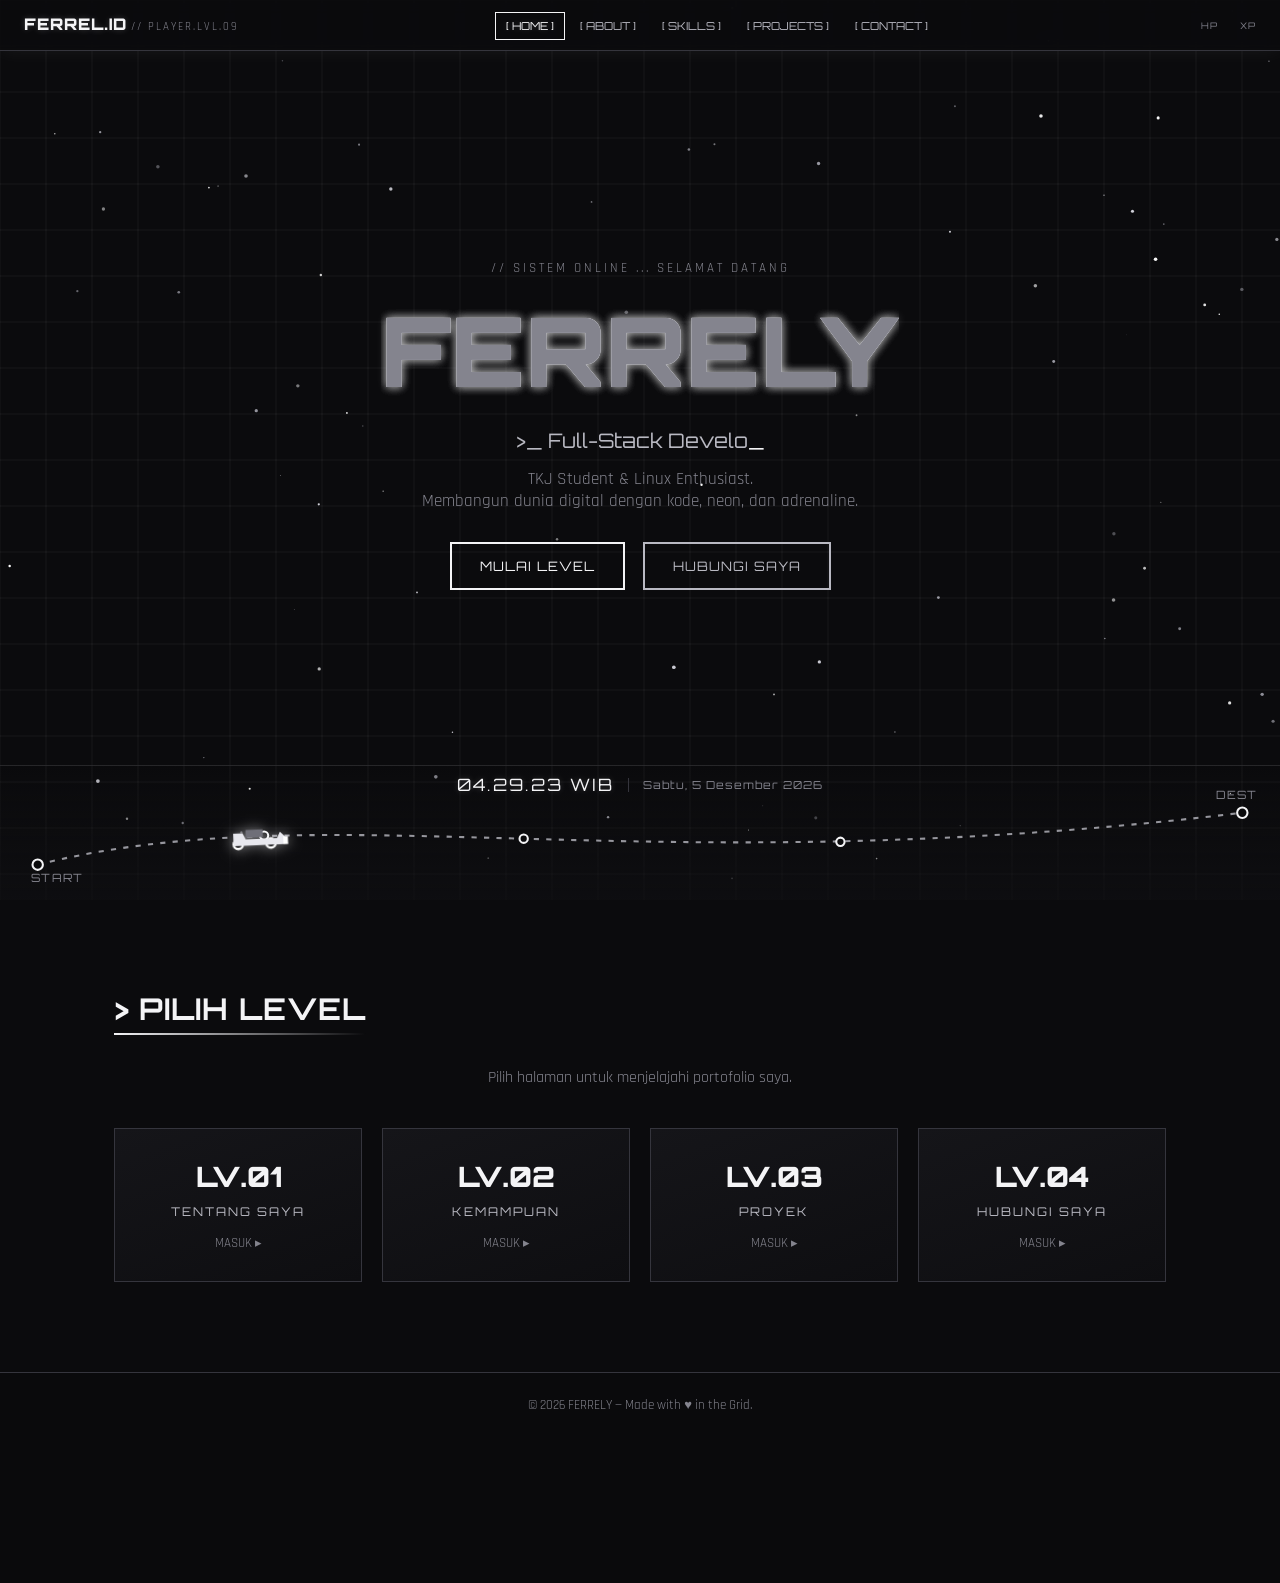
<file: index.html>
<!DOCTYPE html>
<html lang="id">
<head>
  <meta charset="UTF-8" />
  <meta name="viewport" content="width=device-width, initial-scale=1.0" />
  <title>FERRELY | Portfolio</title>
  <link rel="preconnect" href="https://fonts.googleapis.com" />
  <link href="https://fonts.googleapis.com/css2?family=Orbitron:wght@400;600;800;900&family=Rajdhani:wght@400;500;600;700&display=swap" rel="stylesheet" />
  <link rel="stylesheet" href="style.css" />
</head>
<body>

  <!-- ===== PARTICLE BACKGROUND ===== -->
  <canvas id="bg"></canvas>

  <!-- ===== HUD / NAVBAR ===== -->
  <header class="hud">
    <div class="hud-left">
      <a href="index.html" class="logo">FERREL.ID</a>
      <span class="tag">// PLAYER.LVL.09</span>
    </div>
    <nav class="hud-nav">
      <a href="index.html" class="active">[ HOME ]</a>
      <a href="about.html">[ ABOUT ]</a>
      <a href="skills.html">[ SKILLS ]</a>
      <a href="projects.html">[ PROJECTS ]</a>
      <a href="contact.html">[ CONTACT ]</a>
    </nav>
    <div class="hud-stats">
      <div class="stat"><span class="stat-bar" id="hpBar"></span><span class="stat-label">HP</span></div>
      <div class="stat"><span class="stat-bar xp" id="xpBar"></span><span class="stat-label">XP</span></div>
    </div>
  </header>

  <!-- ===== HERO / HOME ===== -->
  <section id="home" class="hero">
    <div class="hero-inner">
      <p class="glitch-small">// SISTEM ONLINE ... SELAMAT DATANG</p>
      <h1 class="glitch" data-text="FERRELY">FERRELY</h1>
      <p class="subtitle">
        &gt;_ <span id="typed"></span><span class="cursor">_</span>
      </p>
      <p class="desc">
        TKJ Student & Linux Enthusiast.<br />
        Membangun dunia digital dengan kode, neon, dan adrenaline.
      </p>
      <div class="hero-btns">
        <a href="about.html" class="btn btn-primary">MULAI LEVEL</a>
        <a href="contact.html" class="btn btn-ghost">HUBUNGI SAYA</a>
      </div>
    </div>
  </section>

  <!-- ===== PILIH LEVEL (menu halaman) ===== -->
  <section id="levels" class="section">
    <h2 class="section-title">&gt; PILIH LEVEL</h2>
    <p class="page-lead">Pilih halaman untuk menjelajahi portofolio saya.</p>
    <div class="level-grid">
      <a href="about.html" class="level-card">
        <span class="lvl">LV.01</span>
        <span class="lvl-name">TENTANG SAYA</span>
        <span class="go">MASUK ▸</span>
      </a>
      <a href="skills.html" class="level-card">
        <span class="lvl">LV.02</span>
        <span class="lvl-name">KEMAMPUAN</span>
        <span class="go">MASUK ▸</span>
      </a>
      <a href="projects.html" class="level-card">
        <span class="lvl">LV.03</span>
        <span class="lvl-name">PROYEK</span>
        <span class="go">MASUK ▸</span>
      </a>
      <a href="contact.html" class="level-card">
        <span class="lvl">LV.04</span>
        <span class="lvl-name">HUBUNGI SAYA</span>
        <span class="go">MASUK ▸</span>
      </a>
    </div>
  </section>

  <!-- ===== ROUTE / RUTE PERJALANAN ===== -->
  <div class="route" aria-hidden="true">
    <div class="route-status">
      <span class="route-clock" id="routeClock">--:--:-- WIB</span>
      <span class="route-date" id="routeDate">-- --- ----</span>
    </div>
    <svg class="route-svg" viewBox="0 0 1200 130">
      <path id="routePath" class="route-line" d="M 20,95 C 300,25 600,115 1180,45" />
      <g class="waypoints">
        <circle cx="20" cy="95" r="5" />
        <circle cx="238" cy="67" r="4" />
        <circle cx="488" cy="70" r="4" />
        <circle cx="793" cy="73" r="4" />
        <circle cx="1180" cy="45" r="5" />
      </g>
      <text x="14" y="112" class="route-label">START</text>
      <text x="1155" y="32" class="route-label">DEST</text>
      <g>
        <animateMotion dur="10s" repeatCount="indefinite" rotate="auto">
          <mpath href="#routePath" />
        </animateMotion>
        <g class="route-car" transform="translate(-14,-8) scale(1.5)">
          <circle cx="5" cy="10" r="3" fill="#0b0b0d" stroke="#fff" stroke-width="1.5" />
          <circle cx="26" cy="10" r="3" fill="#0b0b0d" stroke="#fff" stroke-width="1.5" />
          <polygon points="2,3 8,3 10,7 30,7 32,3 35,6 37,11 2,11" fill="#e8e8ee" />
          <rect x="10" y="1" width="11" height="5" fill="#6f6f78" />
          <rect x="34" y="6" width="3" height="5" fill="#fff" />
        </g>
      </g>
    </svg>
  </div>

  <footer class="footer">
    © 2026 FERRELY — Made with <span class="neon-heart">♥</span> in the Grid.
  </footer>

  <script src="script.js"></script>
</body>
</html>
</file>
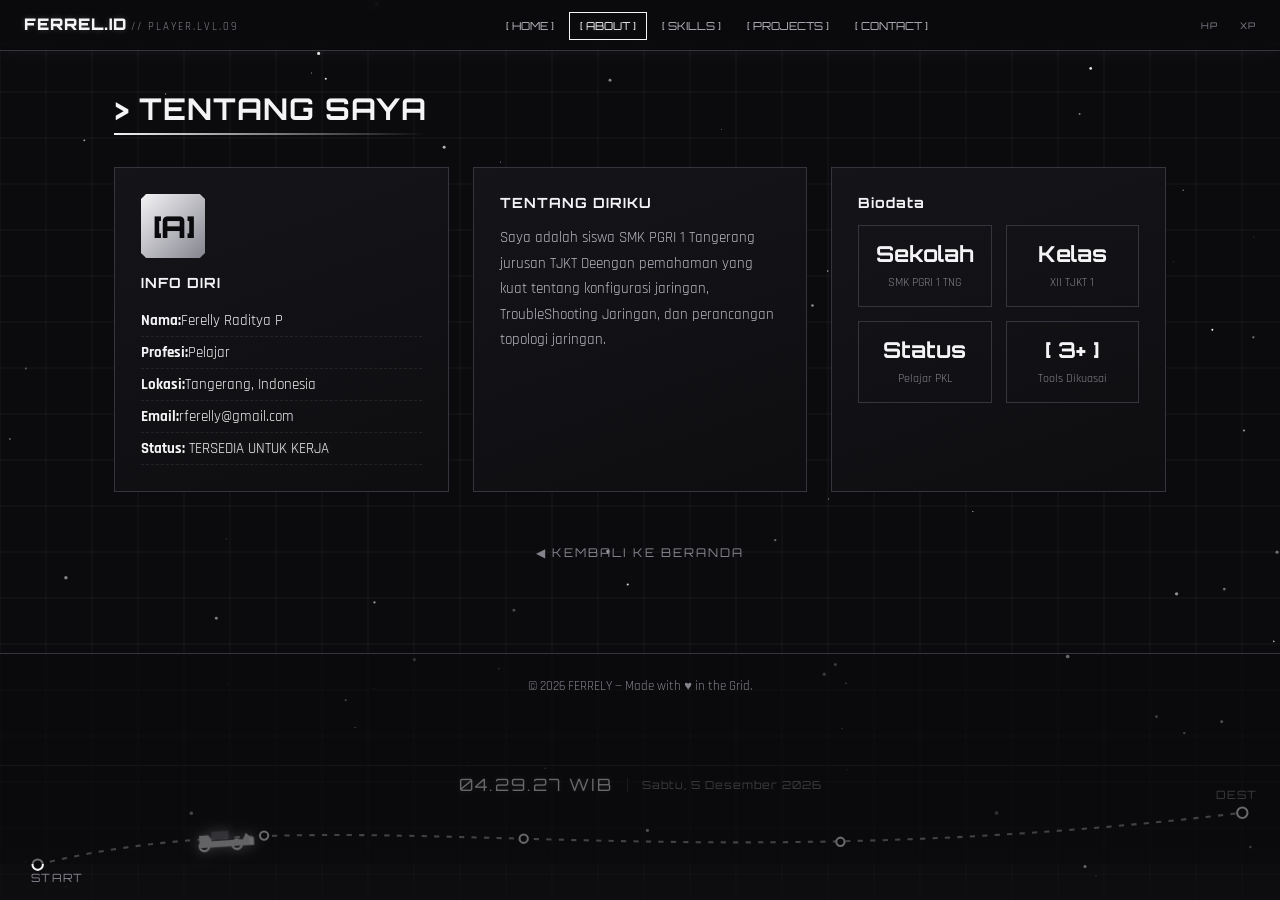
<file: about.html>
<!DOCTYPE html>
<html lang="id">
<head>
  <meta charset="UTF-8" />
  <meta name="viewport" content="width=device-width, initial-scale=1.0" />
  <title>FERELLY | Portfolio</title>
  <link rel="preconnect" href="https://fonts.googleapis.com" />
  <link href="https://fonts.googleapis.com/css2?family=Orbitron:wght@400;600;800;900&family=Rajdhani:wght@400;500;600;700&display=swap" rel="stylesheet" />
  <link rel="stylesheet" href="style.css" />
</head>
<body>

  <canvas id="bg"></canvas>

  <header class="hud">
    <div class="hud-left">
      <a href="index.html" class="logo">FERREL.ID</a>
      <span class="tag">// PLAYER.LVL.09</span>
    </div>
    <nav class="hud-nav">
      <a href="index.html">[ HOME ]</a>
      <a href="about.html" class="active">[ ABOUT ]</a>
      <a href="skills.html">[ SKILLS ]</a>
      <a href="projects.html">[ PROJECTS ]</a>
      <a href="contact.html">[ CONTACT ]</a>
    </nav>
    <div class="hud-stats">
      <div class="stat"><span class="stat-bar" id="hpBar"></span><span class="stat-label">HP</span></div>
      <div class="stat"><span class="stat-bar xp" id="xpBar"></span><span class="stat-label">XP</span></div>
    </div>
  </header>

  <main>
    <section id="about" class="section">
      <h2 class="section-title">&gt; TENTANG SAYA</h2>
      <div class="about-grid">
        <div class="about-card">
          <div class="pixel-avatar">[A]</div>
          <h3>INFO DIRI</h3>
          <ul class="about-list">
            <li><b>Nama:</b>Ferelly Raditya P</li>
            <li><b>Profesi:</b>Pelajar</li>
            <li><b>Lokasi:</b>Tangerang, Indonesia</li>
            <li><b>Email:</b>rferelly@gmail.com</li>
            <li><b>Status:</b> <span class="online">TERSEDIA UNTUK KERJA</span></li>
          </ul>
        </div>
        <div class="about-card">
          <h3>TENTANG DIRIKU</h3>
          <p class="lore">
            Saya adalah siswa SMK PGRI 1 Tangerang jurusan TJKT
            Deengan pemahaman yang kuat tentang konfigurasi jaringan,
            TroubleShooting Jaringan, dan perancangan topologi jaringan.
          </p>
        </div>
        <div class="about-card">
          <h3>Biodata</h3>
          <div class="quick-stats">
            <div class="qstat"><b> Sekolah </b><span>SMK PGRI 1 TNG</span></div>
            <div class="qstat"><b> Kelas </b><span>XII TJKT 1</span></div>
            <div class="qstat"><b> Status </b><span>Pelajar PKL</span></div>
            <div class="qstat"><b>[ 3+ ]</b><span>Tools Dikuasai</span></div>
          </div>
        </div>
      </div>
      <p class="back"><a href="index.html">◀ KEMBALI KE BERANDA</a></p>
    </section>
  </main>

  <div class="route" aria-hidden="true">
    <div class="route-status">
      <span class="route-clock" id="routeClock">--:--:-- WIB</span>
      <span class="route-date" id="routeDate">-- --- ----</span>
    </div>
    <svg class="route-svg" viewBox="0 0 1200 130">
      <path id="routePath" class="route-line" d="M 20,95 C 300,25 600,115 1180,45" />
      <g class="waypoints">
        <circle cx="20" cy="95" r="5" />
        <circle cx="238" cy="67" r="4" />
        <circle cx="488" cy="70" r="4" />
        <circle cx="793" cy="73" r="4" />
        <circle cx="1180" cy="45" r="5" />
      </g>
      <text x="14" y="112" class="route-label">START</text>
      <text x="1155" y="32" class="route-label">DEST</text>
      <g>
        <animateMotion dur="10s" repeatCount="indefinite" rotate="auto">
          <mpath href="#routePath" />
        </animateMotion>
        <g class="route-car" transform="translate(-14,-8) scale(1.5)">
          <circle cx="5" cy="10" r="3" fill="#0b0b0d" stroke="#fff" stroke-width="1.5" />
          <circle cx="26" cy="10" r="3" fill="#0b0b0d" stroke="#fff" stroke-width="1.5" />
          <polygon points="2,3 8,3 10,7 30,7 32,3 35,6 37,11 2,11" fill="#e8e8ee" />
          <rect x="10" y="1" width="11" height="5" fill="#6f6f78" />
          <rect x="34" y="6" width="3" height="5" fill="#fff" />
        </g>
      </g>
    </svg>
  </div>

  <footer class="footer">
    © 2026 FERRELY — Made with <span class="neon-heart">♥</span> in the Grid.
  </footer>

  <script src="script.js"></script>
</body>
</html>
</file>
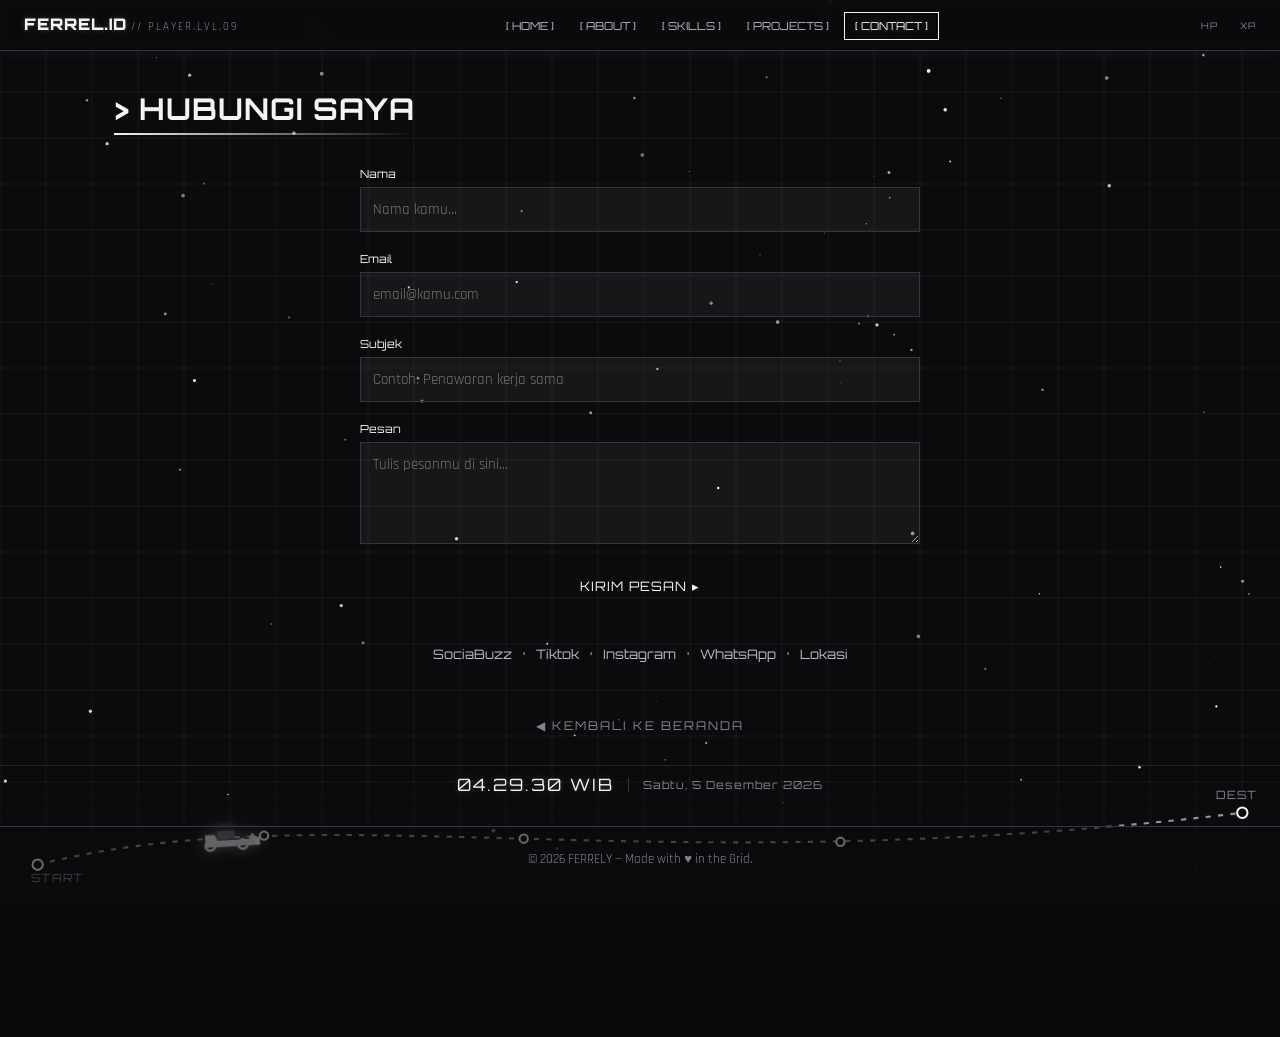
<file: contact.html>
<!DOCTYPE html>
<html lang="id">
<head>
  <meta charset="UTF-8" />
  <meta name="viewport" content="width=device-width, initial-scale=1.0" />
  <title>FERELLY | Portfolio</title>
  <link rel="preconnect" href="https://fonts.googleapis.com" />
  <link href="https://fonts.googleapis.com/css2?family=Orbitron:wght@400;600;800;900&family=Rajdhani:wght@400;500;600;700&display=swap" rel="stylesheet" />
  <link rel="stylesheet" href="style.css" />
</head>
<body>

  <canvas id="bg"></canvas>

  <header class="hud">
    <div class="hud-left">
      <a href="index.html" class="logo">FERREL.ID</a>
      <span class="tag">// PLAYER.LVL.09</span>
    </div>
    <nav class="hud-nav">
      <a href="index.html">[ HOME ]</a>
      <a href="about.html">[ ABOUT ]</a>
      <a href="skills.html">[ SKILLS ]</a>
      <a href="projects.html">[ PROJECTS ]</a>
      <a href="contact.html" class="active">[ CONTACT ]</a>
    </nav>
    <div class="hud-stats">
      <div class="stat"><span class="stat-bar" id="hpBar"></span><span class="stat-label">HP</span></div>
      <div class="stat"><span class="stat-bar xp" id="xpBar"></span><span class="stat-label">XP</span></div>
    </div>
  </header>

  <main>
    <section id="contact" class="section">
      <h2 class="section-title">&gt; HUBUNGI SAYA</h2>
      <form id="contactForm" class="contact-form">
        <label>Nama</label>
        <input type="text" placeholder="Nama kamu..." required />
        <label>Email</label>
        <input type="email" placeholder="email@kamu.com" required />
        <label>Subjek</label>
        <input type="text" placeholder="Contoh: Penawaran kerja sama" />
        <label>Pesan</label>
        <textarea rows="4" placeholder="Tulis pesanmu di sini..." required></textarea>
        <button type="submit" class="btn btn-primary">KIRIM PESAN ▸</button>
      </form>
      <p class="social">
        <a href="https://sociabuzz.com/olver_/tribe">SociaBuzz</a> <span>•</span>
        <a href="https://www.tiktok.com/@ferrhere?_r=1&_t=ZS-98iE0DkxLHj">Tiktok</a> <span>•</span>
        <a href="https://www.instagram.com/itsyorell?">Instagram</a> <span>•</span>
        <a href="https://wa.me/qr/QDYYPQKRFQEWJ1">WhatsApp</a> <span>•</span>
        <a href="https://maps.app.goo.gl/6ciw2mq3pXpfrpZk9">Lokasi</a>
      </p>
      <p class="back"><a href="index.html">◀ KEMBALI KE BERANDA</a></p>
    </section>
  </main>

  <div class="route" aria-hidden="true">
    <div class="route-status">
      <span class="route-clock" id="routeClock">--:--:-- WIB</span>
      <span class="route-date" id="routeDate">-- --- ----</span>
    </div>
    <svg class="route-svg" viewBox="0 0 1200 130">
      <path id="routePath" class="route-line" d="M 20,95 C 300,25 600,115 1180,45" />
      <g class="waypoints">
        <circle cx="20" cy="95" r="5" />
        <circle cx="238" cy="67" r="4" />
        <circle cx="488" cy="70" r="4" />
        <circle cx="793" cy="73" r="4" />
        <circle cx="1180" cy="45" r="5" />
      </g>
      <text x="14" y="112" class="route-label">START</text>
      <text x="1155" y="32" class="route-label">DEST</text>
      <g>
        <animateMotion dur="10s" repeatCount="indefinite" rotate="auto">
          <mpath href="#routePath" />
        </animateMotion>
        <g class="route-car" transform="translate(-14,-8) scale(1.5)">
          <circle cx="5" cy="10" r="3" fill="#0b0b0d" stroke="#fff" stroke-width="1.5" />
          <circle cx="26" cy="10" r="3" fill="#0b0b0d" stroke="#fff" stroke-width="1.5" />
          <polygon points="2,3 8,3 10,7 30,7 32,3 35,6 37,11 2,11" fill="#e8e8ee" />
          <rect x="10" y="1" width="11" height="5" fill="#6f6f78" />
          <rect x="34" y="6" width="3" height="5" fill="#fff" />
        </g>
      </g>
    </svg>
  </div>

  <footer class="footer">
    © 2026 FERRELY — Made with <span class="neon-heart">♥</span> in the Grid.
  </footer>

  <script src="script.js"></script>
</body>
</html>
</file>
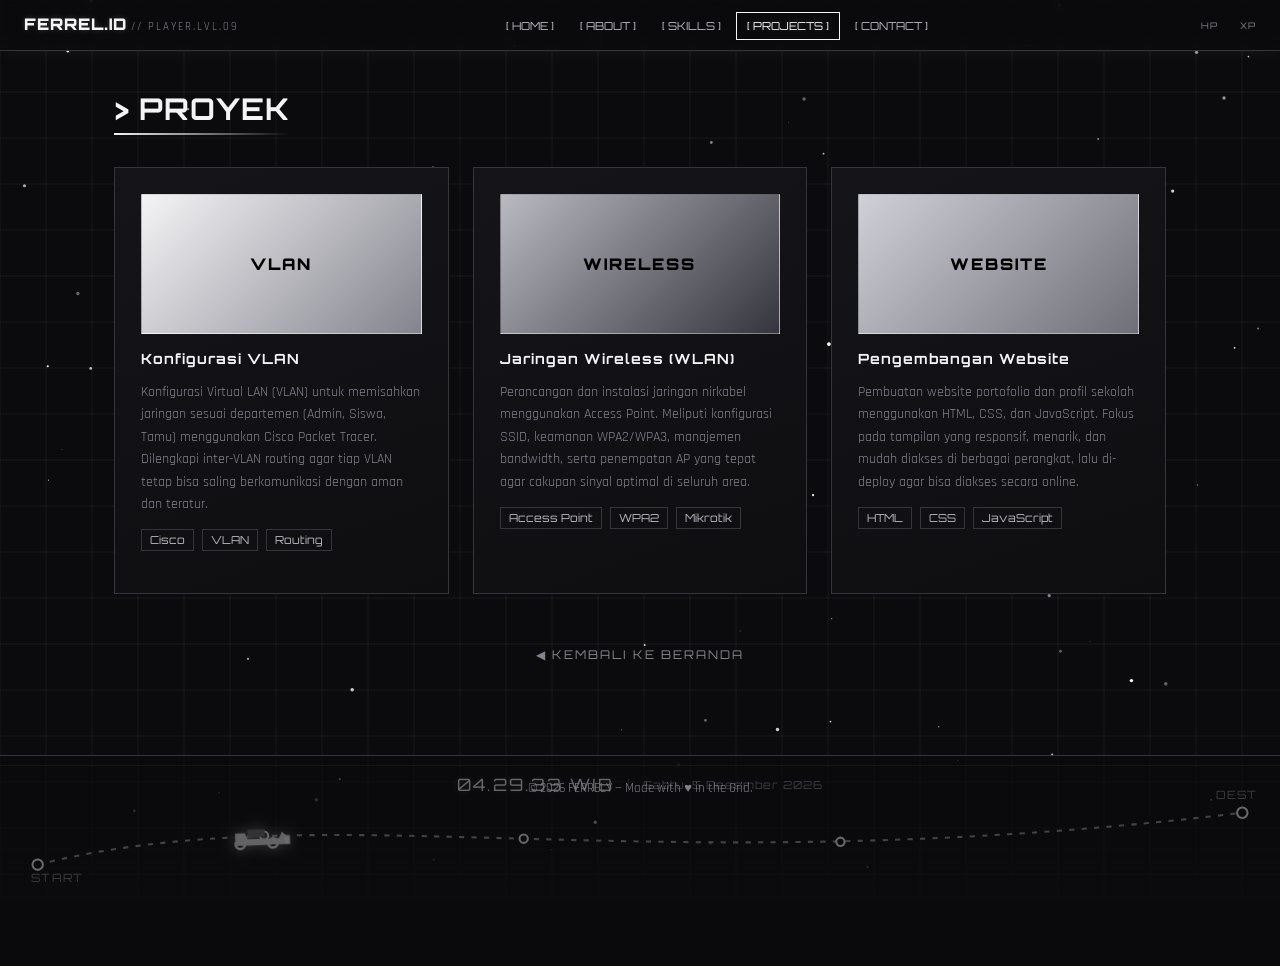
<file: projects.html>
<!DOCTYPE html>
<html lang="id">
<head>
  <meta charset="UTF-8" />
  <meta name="viewport" content="width=device-width, initial-scale=1.0" />
  <title>FERELLY | Portfolio</title>
  <link rel="preconnect" href="https://fonts.googleapis.com" />
  <link href="https://fonts.googleapis.com/css2?family=Orbitron:wght@400;600;800;900&family=Rajdhani:wght@400;500;600;700&display=swap" rel="stylesheet" />
  <link rel="stylesheet" href="style.css" />
</head>
<body>

  <canvas id="bg"></canvas>

  <header class="hud">
    <div class="hud-left">
      <a href="index.html" class="logo">FERREL.ID</a>
      <span class="tag">// PLAYER.LVL.09</span>
    </div>
    <nav class="hud-nav">
      <a href="index.html">[ HOME ]</a>
      <a href="about.html">[ ABOUT ]</a>
      <a href="skills.html">[ SKILLS ]</a>
      <a href="projects.html" class="active">[ PROJECTS ]</a>
      <a href="contact.html">[ CONTACT ]</a>
    </nav>
    <div class="hud-stats">
      <div class="stat"><span class="stat-bar" id="hpBar"></span><span class="stat-label">HP</span></div>
      <div class="stat"><span class="stat-bar xp" id="xpBar"></span><span class="stat-label">XP</span></div>
    </div>
  </header>

  <main>
    <section id="projects" class="section">
      <h2 class="section-title">&gt; PROYEK</h2>
      <div class="projects-grid">

        <article class="project-card">
          <div class="project-thumb t1"><span>VLAN</span></div>
          <h3>Konfigurasi VLAN</h3>
          <p>Konfigurasi Virtual LAN (VLAN) untuk memisahkan jaringan sesuai departemen (Admin, Siswa, Tamu) menggunakan Cisco Packet Tracer. Dilengkapi inter-VLAN routing agar tiap VLAN tetap bisa saling berkomunikasi dengan aman dan teratur.</p>
          <div class="tags"><span>Cisco</span><span>VLAN</span><span>Routing</span></div>
        </article>

        <article class="project-card">
          <div class="project-thumb t2"><span>WIRELESS</span></div>
          <h3>Jaringan Wireless (WLAN)</h3>
          <p>Perancangan dan instalasi jaringan nirkabel menggunakan Access Point. Meliputi konfigurasi SSID, keamanan WPA2/WPA3, manajemen bandwidth, serta penempatan AP yang tepat agar cakupan sinyal optimal di seluruh area.</p>
          <div class="tags"><span>Access Point</span><span>WPA2</span><span>Mikrotik</span></div>
        </article>

        <article class="project-card">
          <div class="project-thumb t3"><span>WEBSITE</span></div>
          <h3>Pengembangan Website</h3>
          <p>Pembuatan website portofolio dan profil sekolah menggunakan HTML, CSS, dan JavaScript. Fokus pada tampilan yang responsif, menarik, dan mudah diakses di berbagai perangkat, lalu di-deploy agar bisa diakses secara online.</p>
          <div class="tags"><span>HTML</span><span>CSS</span><span>JavaScript</span></div>
        </article>

      </div>
      <p class="back"><a href="index.html">◀ KEMBALI KE BERANDA</a></p>
    </section>
  </main>

  <div class="route" aria-hidden="true">
    <div class="route-status">
      <span class="route-clock" id="routeClock">--:--:-- WIB</span>
      <span class="route-date" id="routeDate">-- --- ----</span>
    </div>
    <svg class="route-svg" viewBox="0 0 1200 130">
      <path id="routePath" class="route-line" d="M 20,95 C 300,25 600,115 1180,45" />
      <g class="waypoints">
        <circle cx="20" cy="95" r="5" />
        <circle cx="238" cy="67" r="4" />
        <circle cx="488" cy="70" r="4" />
        <circle cx="793" cy="73" r="4" />
        <circle cx="1180" cy="45" r="5" />
      </g>
      <text x="14" y="112" class="route-label">START</text>
      <text x="1155" y="32" class="route-label">DEST</text>
      <g>
        <animateMotion dur="10s" repeatCount="indefinite" rotate="auto">
          <mpath href="#routePath" />
        </animateMotion>
        <g class="route-car" transform="translate(-14,-8) scale(1.5)">
          <circle cx="5" cy="10" r="3" fill="#0b0b0d" stroke="#fff" stroke-width="1.5" />
          <circle cx="26" cy="10" r="3" fill="#0b0b0d" stroke="#fff" stroke-width="1.5" />
          <polygon points="2,3 8,3 10,7 30,7 32,3 35,6 37,11 2,11" fill="#e8e8ee" />
          <rect x="10" y="1" width="11" height="5" fill="#6f6f78" />
          <rect x="34" y="6" width="3" height="5" fill="#fff" />
        </g>
      </g>
    </svg>
  </div>

  <footer class="footer">
    © 2026 FERRELY — Made with <span class="neon-heart">♥</span> in the Grid.
  </footer>

  <script src="script.js"></script>
</body>
</html>
</file>
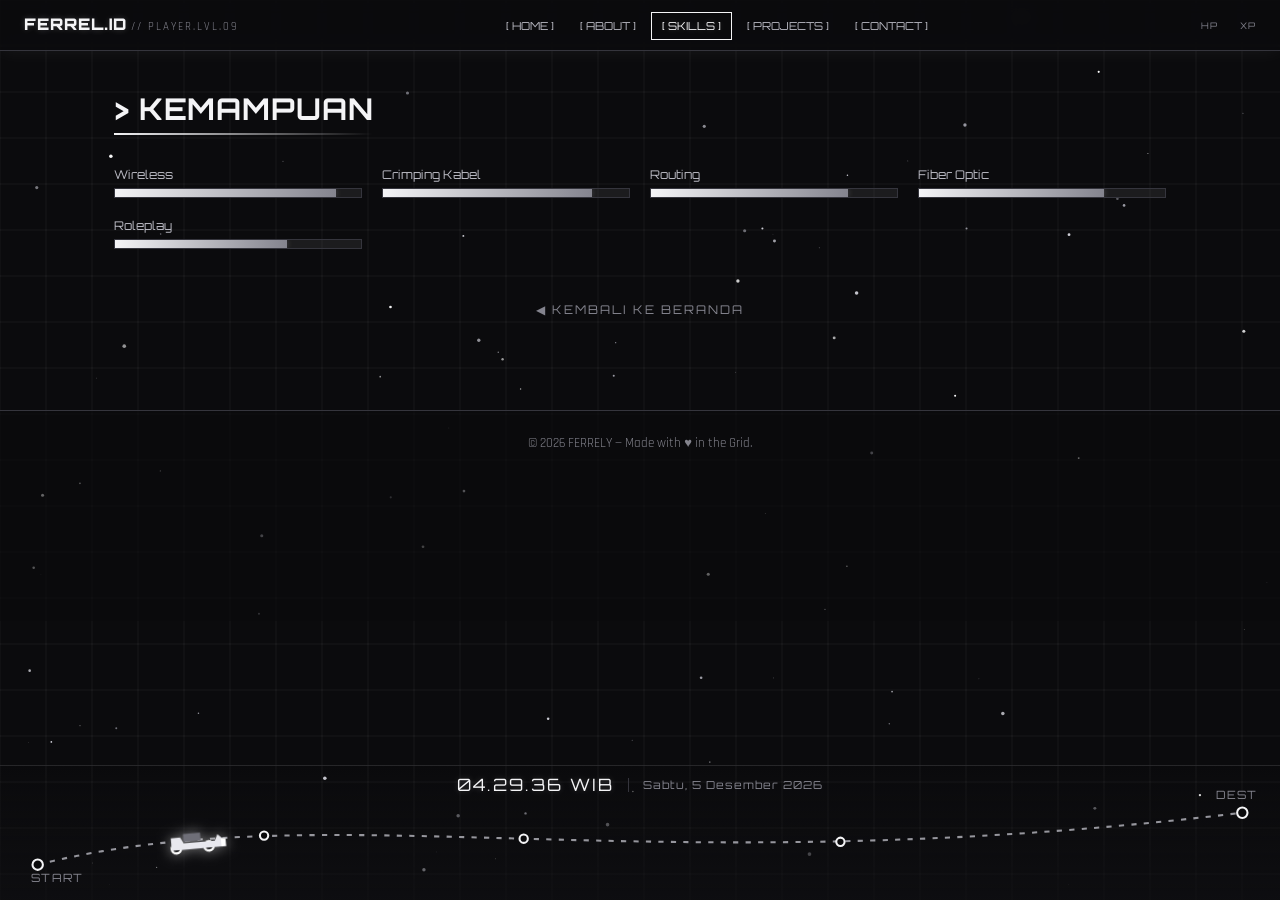
<file: skills.html>
<!DOCTYPE html>
<html lang="id">
<head>
  <meta charset="UTF-8" />
  <meta name="viewport" content="width=device-width, initial-scale=1.0" />
  <title>FERELLY | Portfolio</title>
  <link rel="preconnect" href="https://fonts.googleapis.com" />
  <link href="https://fonts.googleapis.com/css2?family=Orbitron:wght@400;600;800;900&family=Rajdhani:wght@400;500;600;700&display=swap" rel="stylesheet" />
  <link rel="stylesheet" href="style.css" />
</head>
<body>

  <canvas id="bg"></canvas>

  <header class="hud">
    <div class="hud-left">
      <a href="index.html" class="logo">FERREL.ID</a>
      <span class="tag">// PLAYER.LVL.09</span>
    </div>
    <nav class="hud-nav">
      <a href="index.html">[ HOME ]</a>
      <a href="about.html">[ ABOUT ]</a>
      <a href="skills.html" class="active">[ SKILLS ]</a>
      <a href="projects.html">[ PROJECTS ]</a>
      <a href="contact.html">[ CONTACT ]</a>
    </nav>
    <div class="hud-stats">
      <div class="stat"><span class="stat-bar" id="hpBar"></span><span class="stat-label">HP</span></div>
      <div class="stat"><span class="stat-bar xp" id="xpBar"></span><span class="stat-label">XP</span></div>
    </div>
  </header>

  <main>
    <section id="skills" class="section">
      <h2 class="section-title">&gt; KEMAMPUAN</h2>
      <div class="skills-grid">
        <div class="skill"><span>Wireless</span><div class="mini-bar"><i style="--w:90%"></i></div></div>
        <div class="skill"><span>Crimping Kabel</span><div class="mini-bar"><i style="--w:85%"></i></div></div>
        <div class="skill"><span>Routing</span><div class="mini-bar"><i style="--w:80%"></i></div></div>
        <div class="skill"><span>Fiber Optic</span><div class="mini-bar"><i style="--w:75%"></i></div></div>
        <div class="skill"><span>Roleplay</span><div class="mini-bar"><i style="--w:70%"></i></div></div>
      </div>
      <p class="back"><a href="index.html">◀ KEMBALI KE BERANDA</a></p>
    </section>
  </main>

  <div class="route" aria-hidden="true">
    <div class="route-status">
      <span class="route-clock" id="routeClock">--:--:-- WIB</span>
      <span class="route-date" id="routeDate">-- --- ----</span>
    </div>
    <svg class="route-svg" viewBox="0 0 1200 130">
      <path id="routePath" class="route-line" d="M 20,95 C 300,25 600,115 1180,45" />
      <g class="waypoints">
        <circle cx="20" cy="95" r="5" />
        <circle cx="238" cy="67" r="4" />
        <circle cx="488" cy="70" r="4" />
        <circle cx="793" cy="73" r="4" />
        <circle cx="1180" cy="45" r="5" />
      </g>
      <text x="14" y="112" class="route-label">START</text>
      <text x="1155" y="32" class="route-label">DEST</text>
      <g>
        <animateMotion dur="10s" repeatCount="indefinite" rotate="auto">
          <mpath href="#routePath" />
        </animateMotion>
        <g class="route-car" transform="translate(-14,-8) scale(1.5)">
          <circle cx="5" cy="10" r="3" fill="#0b0b0d" stroke="#fff" stroke-width="1.5" />
          <circle cx="26" cy="10" r="3" fill="#0b0b0d" stroke="#fff" stroke-width="1.5" />
          <polygon points="2,3 8,3 10,7 30,7 32,3 35,6 37,11 2,11" fill="#e8e8ee" />
          <rect x="10" y="1" width="11" height="5" fill="#6f6f78" />
          <rect x="34" y="6" width="3" height="5" fill="#fff" />
        </g>
      </g>
    </svg>
  </div>

  <footer class="footer">
    © 2026 FERRELY — Made with <span class="neon-heart">♥</span> in the Grid.
  </footer>

  <script src="script.js"></script>
</body>
</html>
</file>
<file: style.css>
/* ===== RESET & VARIABLES (Monokrom Putih/Abu-Abu) ===== */
:root {
  --bg: #0b0b0d;
  --bg2: #151519;
  --white: #f4f4f6;
  --gray: #b9b9c2;
  --dim: #84848e;
  --line: #35353d;
  --glow: 0 0 10px rgba(255, 255, 255, 0.35);
  --glow-soft: 0 0 6px rgba(255, 255, 255, 0.2);
}

* { margin: 0; padding: 0; box-sizing: border-box; }

html { scroll-behavior: smooth; }

body {
  font-family: 'Rajdhani', sans-serif;
  background: var(--bg);
  color: var(--white);
  overflow-x: hidden;
  cursor: crosshair;
}

h1, h2, h3, .logo, .stat-label, .btn {
  font-family: 'Orbitron', sans-serif;
  letter-spacing: 1px;
}

/* ===== BACKGROUND CANVAS ===== */
#bg {
  position: fixed;
  inset: 0;
  z-index: 0;
  pointer-events: none;
}

::selection { background: var(--white); color: #000; }

/* ===== HUD / NAVBAR ===== */
.hud {
  position: fixed;
  top: 0; left: 0; right: 0;
  z-index: 50;
  display: flex;
  align-items: center;
  justify-content: space-between;
  gap: 20px;
  padding: 14px 24px;
  background: rgba(11, 11, 13, 0.85);
  backdrop-filter: blur(8px);
  border-bottom: 1px solid var(--line);
  box-shadow: 0 0 20px rgba(255, 255, 255, 0.06);
  flex-wrap: wrap;
}

.logo {
  color: var(--white);
  font-weight: 900;
  text-shadow: var(--glow-soft);
  animation: flicker 4s infinite;
  text-decoration: none;
}

.tag { font-size: 11px; color: var(--dim); letter-spacing: 2px; }

.hud-nav a {
  color: var(--gray);
  text-decoration: none;
  font-family: 'Orbitron', sans-serif;
  font-size: 11px;
  padding: 6px 10px;
  border: 1px solid transparent;
  transition: .25s;
}
.hud-nav a:hover {
  color: var(--white);
  border-color: var(--white);
  text-shadow: var(--glow-soft);
}

.hud-stats { display: flex; gap: 16px; align-items: center; }
.stat { display: flex; align-items: center; gap: 6px; }
.stat-bar {
  width: 90px; height: 8px;
  display: block;
  background: linear-gradient(90deg, var(--white), var(--dim));
  box-shadow: var(--glow-soft);
  border-radius: 2px;
  position: relative;
  overflow: hidden;
}
.stat-bar.xp {
  width: 60px;
  background: linear-gradient(90deg, var(--dim), var(--white));
  box-shadow: var(--glow-soft);
}
.stat-label {
  font-size: 9px;
  color: var(--dim);
}

/* ===== HERO ===== */
.hero {
  min-height: 100vh;
  display: flex;
  align-items: center;
  justify-content: center;
  text-align: center;
  position: relative;
  z-index: 2;
  padding: 120px 20px 170px;
}

.hero-inner { max-width: 800px; }

.glitch-small {
  color: var(--dim);
  font-size: 13px;
  letter-spacing: 3px;
  margin-bottom: 14px;
  animation: blink 2.4s infinite;
}

.glitch {
  position: relative;
  font-size: clamp(42px, 9vw, 96px);
  font-weight: 900;
  color: var(--white);
  text-shadow: var(--glow);
}
.glitch::before,
.glitch::after {
  content: attr(data-text);
  position: absolute;
  inset: 0;
  overflow: hidden;
  clip-path: inset(0 0 0 0);
}
.glitch::before {
  color: var(--gray);
  animation: glitchTop 3s infinite linear alternate-reverse;
}
.glitch::after {
  color: var(--dim);
  animation: glitchBottom 2.7s infinite linear alternate-reverse;
}

.subtitle {
  font-family: 'Orbitron', sans-serif;
  font-size: clamp(14px, 2.4vw, 20px);
  color: var(--gray);
  margin: 18px 0 10px;
  min-height: 30px;
}
.cursor { animation: blink 1s step-end infinite; color: var(--white); }

.desc { color: var(--dim); font-size: 17px; margin-bottom: 30px; }

.hero-btns { display: flex; gap: 18px; justify-content: center; flex-wrap: wrap; }

.btn {
  padding: 14px 28px;
  text-decoration: none;
  font-size: 13px;
  border: 2px solid var(--white);
  color: var(--white);
  background: transparent;
  position: relative;
  overflow: hidden;
  transition: .25s;
  display: inline-block;
  cursor: pointer;
}
.btn::before {
  content: '';
  position: absolute;
  top: 0; left: -100%;
  width: 100%; height: 100%;
  background: var(--white);
  transition: .3s;
  z-index: -1;
}
.btn:hover::before { left: 0; }
.btn:hover { color: #000; box-shadow: var(--glow); }
.btn-ghost { border-color: var(--gray); color: var(--gray); }
.btn-ghost::before { background: var(--gray); }
.btn-ghost:hover { color: #000; box-shadow: var(--glow-soft); }

/* ===== SECTIONS ===== */
.section {
  position: relative;
  z-index: 2;
  max-width: 1100px;
  margin: 0 auto;
  padding: 90px 24px;
}

.section-title {
  font-size: clamp(20px, 3.5vw, 30px);
  color: var(--white);
  margin-bottom: 40px;
  position: relative;
  display: inline-block;
}
.section-title::after {
  content: '';
  position: absolute;
  bottom: -8px; left: 0;
  width: 100%; height: 2px;
  background: linear-gradient(90deg, var(--white), transparent);
}

/* ===== ABOUT ===== */
.about-grid {
  display: grid;
  grid-template-columns: repeat(auto-fit, minmax(280px, 1fr));
  gap: 24px;
}

.about-card, .project-card {
  background: linear-gradient(160deg, var(--bg2), #0e0e11);
  border: 1px solid var(--line);
  padding: 26px;
  transition: .3s;
  position: relative;
}
.about-card:hover, .project-card:hover {
  transform: translateY(-6px);
  border-color: var(--white);
  box-shadow: var(--glow-soft);
}

.about-card h3, .project-card h3 {
  color: var(--white);
  font-size: 14px;
  margin-bottom: 14px;
}

.about-list { list-style: none; font-size: 15px; }
.about-list li { padding: 6px 0; border-bottom: 1px dashed rgba(255, 255, 255, 0.08); }
.about-list b { color: var(--white); }

.online {
  color: var(--white);
  text-shadow: var(--glow-soft);
  animation: blink 1.6s infinite;
}

.pixel-avatar {
  width: 64px; height: 64px;
  display: grid;
  place-items: center;
  font-family: 'Orbitron', sans-serif;
  font-weight: 900;
  font-size: 30px;
  color: var(--bg);
  background: linear-gradient(135deg, var(--white), var(--dim));
  box-shadow: var(--glow-soft);
  margin-bottom: 16px;
  clip-path: polygon(0 8%, 8% 0, 92% 0, 100% 8%, 100% 92%, 92% 100%, 8% 100%, 0 92%);
}

.lore { font-size: 15px; line-height: 1.7; color: var(--gray); }

.quick-stats {
  display: grid;
  grid-template-columns: 1fr 1fr;
  gap: 14px;
}
.qstat {
  border: 1px solid var(--line);
  padding: 14px 10px;
  text-align: center;
  transition: .25s;
}
.qstat:hover { border-color: var(--white); box-shadow: var(--glow-soft); }
.qstat b {
  display: block;
  font-family: 'Orbitron', sans-serif;
  font-size: 22px;
  color: var(--white);
  margin-bottom: 4px;
}
.qstat span { font-size: 12px; color: var(--dim); }

/* ===== MENU LEVEL (kartu navigasi halaman) ===== */
.page-lead {
  text-align: center;
  color: var(--dim);
  font-size: 16px;
  margin-bottom: 40px;
}
.level-grid {
  display: grid;
  grid-template-columns: repeat(auto-fit, minmax(220px, 1fr));
  gap: 20px;
}
.level-card {
  display: block;
  text-decoration: none;
  background: linear-gradient(160deg, var(--bg2), #0e0e11);
  border: 1px solid var(--line);
  padding: 30px 20px;
  text-align: center;
  transition: .3s;
  position: relative;
}
.level-card:hover {
  transform: translateY(-6px);
  border-color: var(--white);
  box-shadow: var(--glow-soft);
}
.level-card .lvl {
  font-family: 'Orbitron', sans-serif;
  font-size: 28px;
  font-weight: 900;
  color: var(--white);
  display: block;
}
.level-card .lvl-name {
  display: block;
  margin-top: 10px;
  font-family: 'Orbitron', sans-serif;
  font-size: 12px;
  color: var(--gray);
  letter-spacing: 2px;
}
.level-card .go {
  display: block;
  margin-top: 16px;
  color: var(--dim);
  font-size: 13px;
  transition: .3s;
}
.level-card:hover .go { color: var(--white); text-shadow: var(--glow-soft); }

/* ===== NAV AKTIF & LINK KEMBALI ===== */
.hud-nav a.active {
  color: var(--white);
  border-color: var(--white);
  text-shadow: var(--glow-soft);
}
.back { text-align: center; margin-top: 50px; }
.back a {
  color: var(--dim);
  text-decoration: none;
  font-family: 'Orbitron', sans-serif;
  font-size: 12px;
  letter-spacing: 2px;
  transition: .25s;
}
.back a:hover { color: var(--white); text-shadow: var(--glow-soft); }

.stat-row { margin: 12px 0; font-size: 14px; }
.stat-row span { display: block; margin-bottom: 4px; color: var(--dim); }

.mini-bar {
  height: 10px;
  background: rgba(255, 255, 255, 0.07);
  border: 1px solid var(--line);
  position: relative;
  overflow: hidden;
}
.mini-bar i {
  position: absolute;
  inset: 0 auto 0 0;
  width: var(--w);
  background: linear-gradient(90deg, var(--white), var(--dim));
  box-shadow: var(--glow-soft);
  animation: fill 1.2s ease-out;
}

/* ===== SKILLS ===== */
.skills-grid {
  display: grid;
  grid-template-columns: repeat(auto-fit, minmax(240px, 1fr));
  gap: 20px;
}
.skill span {
  font-family: 'Orbitron', sans-serif;
  font-size: 12px;
  color: var(--gray);
  display: block;
  margin-bottom: 6px;
}

/* ===== PROJECTS ===== */
.projects-grid {
  display: grid;
  grid-template-columns: repeat(auto-fit, minmax(280px, 1fr));
  gap: 24px;
}

.project-thumb {
  height: 140px;
  margin-bottom: 16px;
  display: grid;
  place-items: center;
  font-family: 'Orbitron', sans-serif;
  font-weight: 900;
  color: #000;
  letter-spacing: 2px;
  border: 1px solid rgba(255, 255, 255, 0.2);
}
.t1 { background: linear-gradient(135deg, #f4f4f6, #84848e); }
.t2 { background: linear-gradient(135deg, #b9b9c2, #35353d); }
.t3 { background: linear-gradient(135deg, #d0d0d8, #6f6f78); }

.project-card p { color: var(--dim); font-size: 14px; line-height: 1.6; margin-bottom: 14px; }

.tags { display: flex; gap: 8px; flex-wrap: wrap; margin-bottom: 16px; }
.tags span {
  font-size: 11px;
  font-family: 'Orbitron', sans-serif;
  padding: 3px 8px;
  border: 1px solid var(--line);
  color: var(--gray);
}
.project-links { display: flex; gap: 18px; }
.project-links a {
  color: var(--white);
  text-decoration: none;
  font-family: 'Orbitron', sans-serif;
  font-size: 12px;
  transition: .2s;
}
.project-links a:hover { text-shadow: var(--glow-soft); }

/* ===== CONTACT ===== */
.contact-form {
  max-width: 560px;
  display: flex;
  flex-direction: column;
  gap: 6px;
  margin: 0 auto;
}
.contact-form label { color: var(--white); font-family: 'Orbitron', sans-serif; font-size: 11px; }
.contact-form input,
.contact-form textarea {
  background: rgba(255, 255, 255, 0.05);
  border: 1px solid var(--line);
  color: var(--white);
  padding: 12px;
  font-family: 'Rajdhani', sans-serif;
  font-size: 15px;
  margin-bottom: 14px;
  outline: none;
  transition: .25s;
}
.contact-form input:focus,
.contact-form textarea:focus {
  border-color: var(--white);
  box-shadow: var(--glow-soft);
}
.contact-form .btn { border: none; text-align: center; }

.social { text-align: center; margin-top: 36px; color: var(--dim); }
.social a {
  color: var(--gray);
  text-decoration: none;
  font-family: 'Orbitron', sans-serif;
  font-size: 13px;
  margin: 0 6px;
  transition: .2s;
}
.social a:hover { color: var(--white); text-shadow: var(--glow-soft); }

/* ===== ROUTE / RUTE PERJALANAN ===== */
.route {
  position: fixed;
  bottom: 0; left: 0; right: 0;
  height: 135px;
  z-index: 3;
  pointer-events: none;
  background: linear-gradient(180deg, transparent, rgba(15, 15, 18, 0.7));
  border-top: 1px solid rgba(255, 255, 255, 0.1);
}

.route-status {
  position: absolute;
  top: 8px; left: 0; right: 0;
  display: flex;
  justify-content: center;
  align-items: center;
  gap: 14px;
  font-family: 'Orbitron', sans-serif;
  letter-spacing: 2px;
}
.route-clock {
  font-size: 17px;
  color: var(--white);
  text-shadow: var(--glow-soft);
  white-space: nowrap;
}
.route-date {
  font-size: 11px;
  letter-spacing: 1px;
  color: var(--dim);
  border-left: 1px solid var(--line);
  padding-left: 14px;
  white-space: nowrap;
  text-transform: capitalize;
}

.route-svg { width: 100%; height: 135px; display: block; }

.route-line {
  fill: none;
  stroke: var(--gray);
  stroke-width: 2;
  stroke-dasharray: 5 7;
  opacity: .8;
  animation: dashFlow 1.5s linear infinite;
}

.waypoints circle {
  fill: #0b0b0d;
  stroke: var(--white);
  stroke-width: 2;
  animation: pulse 2s infinite;
}

.route-label {
  fill: var(--dim);
  font-size: 11px;
  font-family: 'Orbitron', sans-serif;
  letter-spacing: 1px;
}

.route-car {
  filter: drop-shadow(0 0 4px rgba(255, 255, 255, 0.5));
}

/* ===== KEYFRAMES ===== */
@keyframes dashFlow { to { stroke-dashoffset: -24; } }
@keyframes pulse {
  0%, 100% { opacity: 1; }
  50% { opacity: .35; }
}
@keyframes glitchTop {
  0%   { clip-path: inset(0 0 85% 0); transform: translate(-3px, -2px); }
  20%  { clip-path: inset(10% 0 60% 0); transform: translate(3px, 1px); }
  40%  { clip-path: inset(40% 0 30% 0); transform: translate(-3px, 2px); }
  60%  { clip-path: inset(70% 0 5% 0); transform: translate(3px, -1px); }
  80%  { clip-path: inset(20% 0 55% 0); transform: translate(-2px, 2px); }
  100% { clip-path: inset(0 0 85% 0); transform: translate(3px, -2px); }
}
@keyframes glitchBottom {
  0%   { clip-path: inset(85% 0 0 0); transform: translate(3px, 2px); }
  20%  { clip-path: inset(60% 0 10% 0); transform: translate(-3px, -1px); }
  40%  { clip-path: inset(30% 0 40% 0); transform: translate(3px, -2px); }
  60%  { clip-path: inset(5% 0 70% 0); transform: translate(-3px, 1px); }
  80%  { clip-path: inset(55% 0 20% 0); transform: translate(2px, -2px); }
  100% { clip-path: inset(85% 0 0 0); transform: translate(-3px, 2px); }
}
@keyframes flicker {
  0%, 18%, 22%, 25%, 53%, 57%, 100% { opacity: 1; }
  20%, 24%, 55% { opacity: .4; }
}
@keyframes blink { 50% { opacity: 0; } }
@keyframes fill { from { width: 0; } }

/* ===== SCROLL REVEAL ===== */
.reveal {
  opacity: 0;
  transform: translateY(30px);
  transition: opacity .7s ease, transform .7s ease;
}
.reveal.visible { opacity: 1; transform: translateY(0); }

/* ===== FOOTER ===== */
.footer {
  position: relative;
  z-index: 4;
  text-align: center;
  padding: 24px 20px 170px;
  color: var(--dim);
  font-size: 13px;
  border-top: 1px solid var(--line);
  background: rgba(11, 11, 13, 0.6);
}

/* ===== RESPONSIVE ===== */
@media (max-width: 720px) {
  .hud { justify-content: center; text-align: center; }
  .hud-nav { order: 3; width: 100%; display: flex; justify-content: center; flex-wrap: wrap; }
  .hero { padding-top: 160px; }
}
</file>
